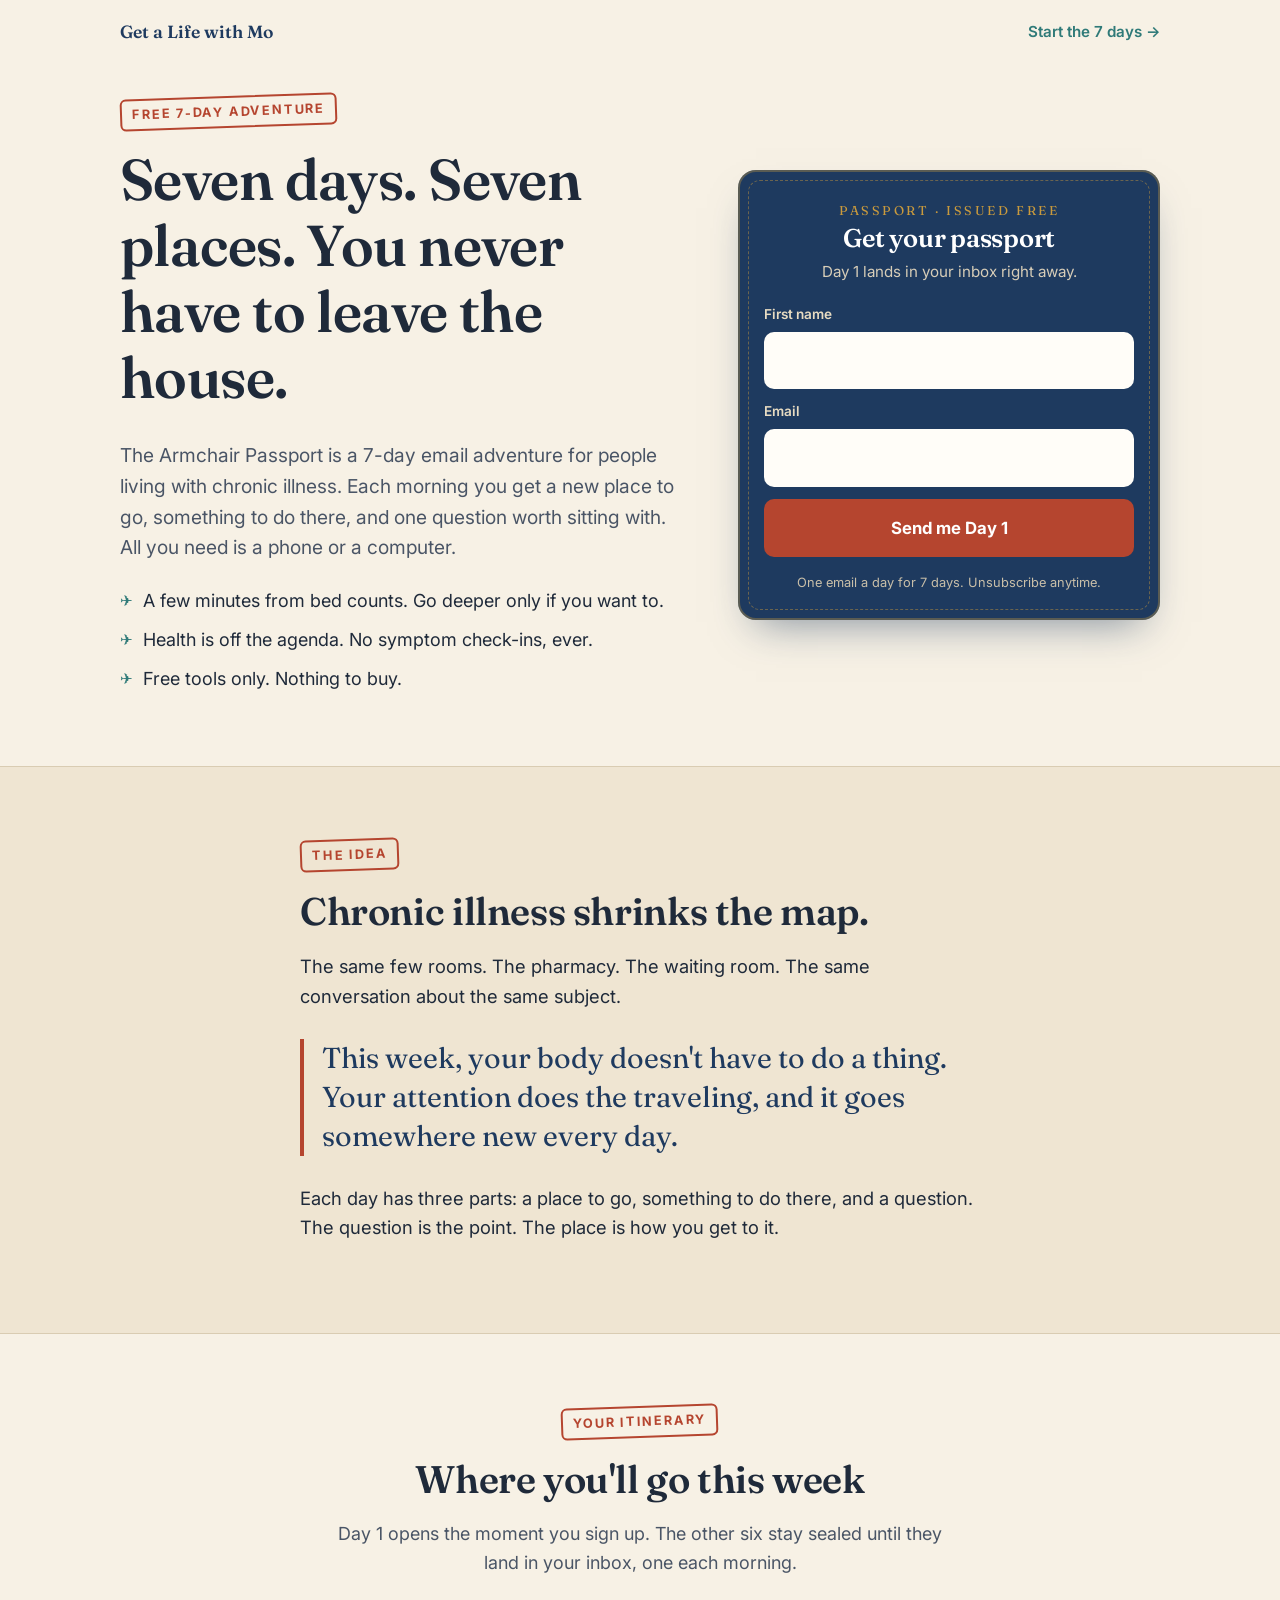
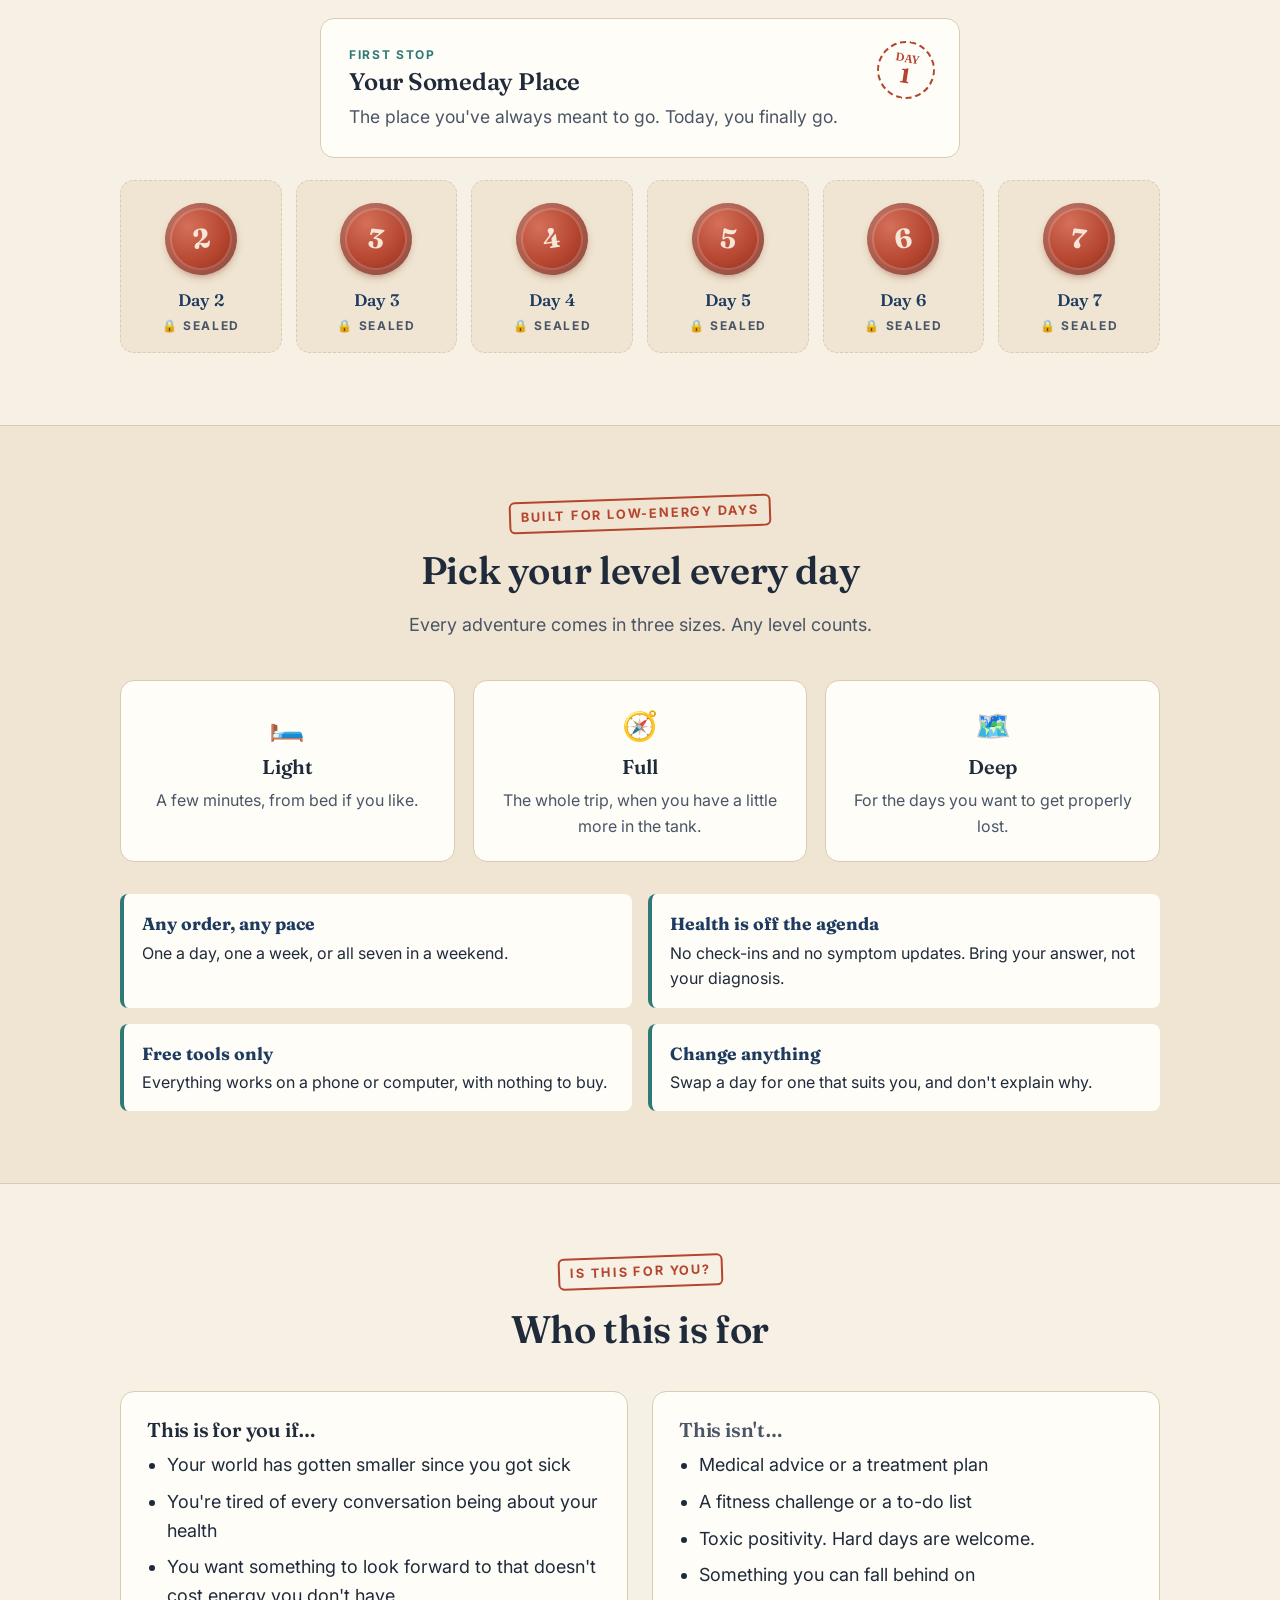
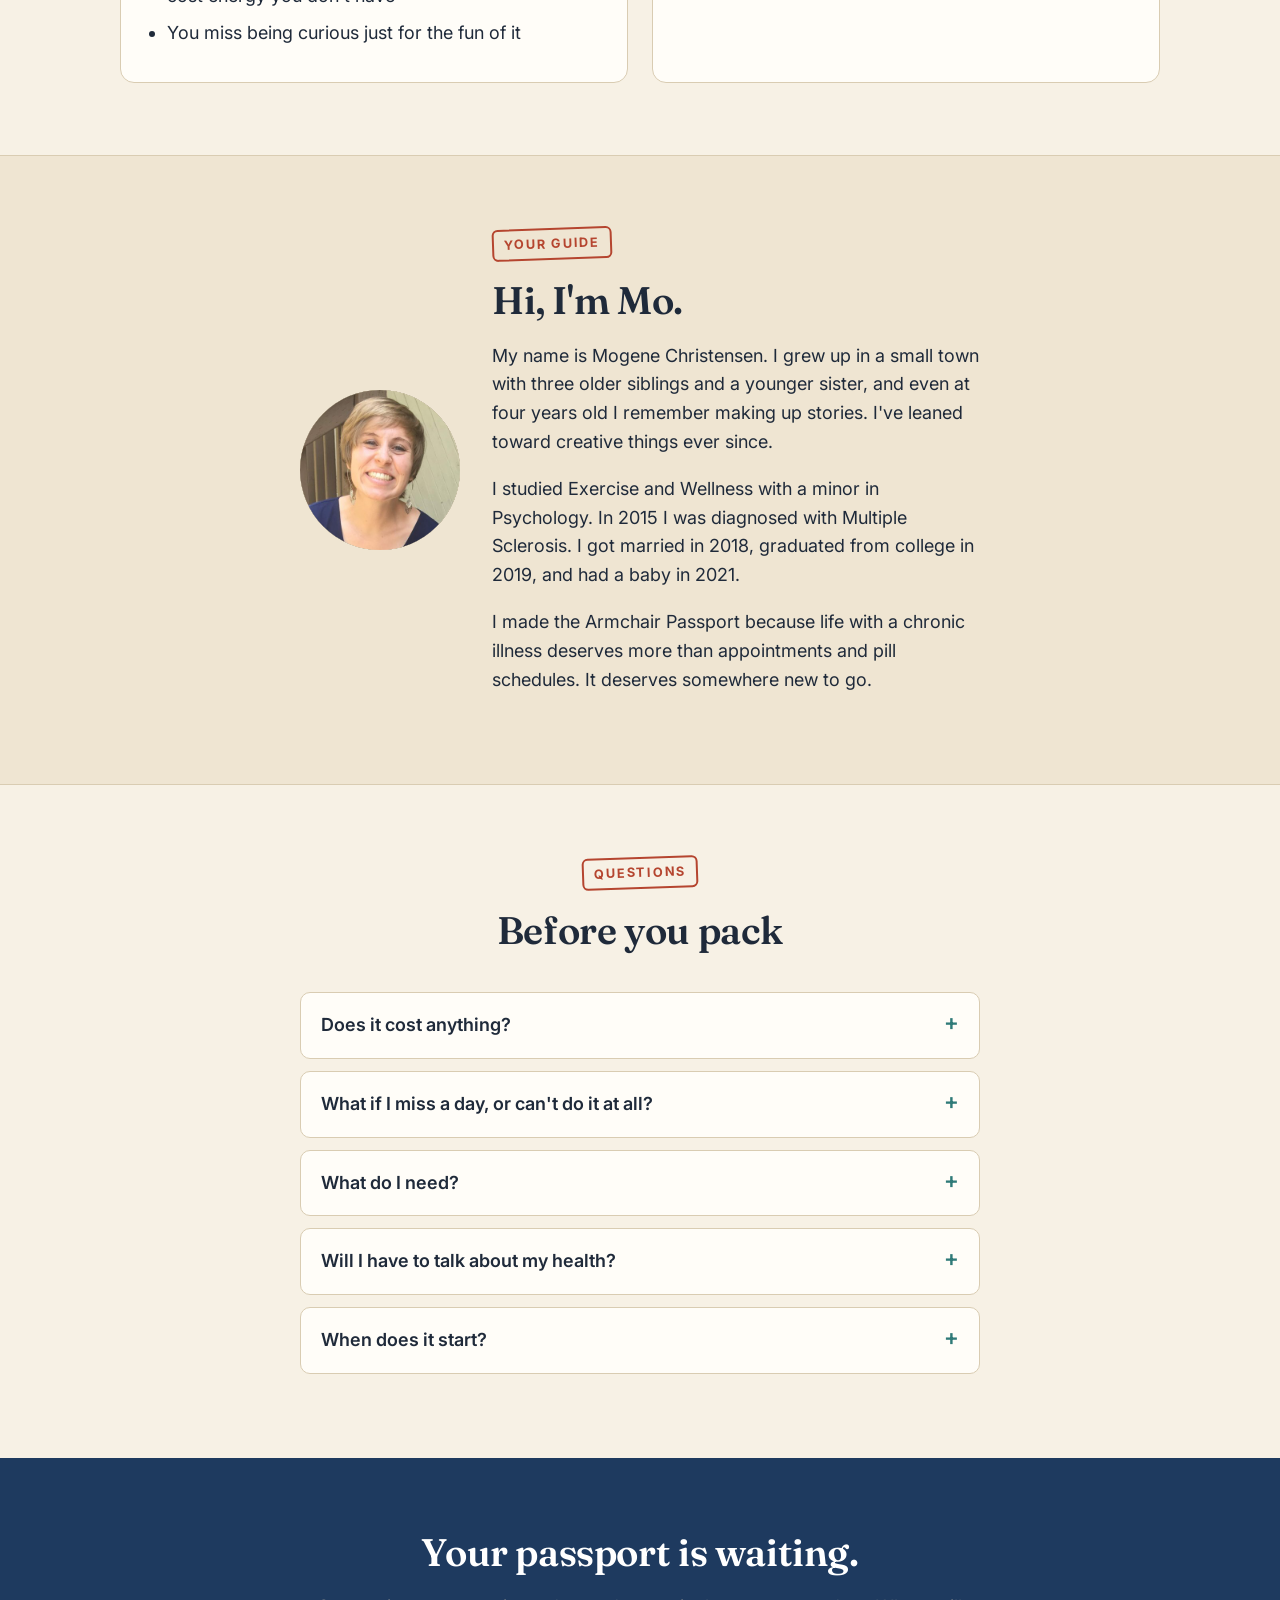
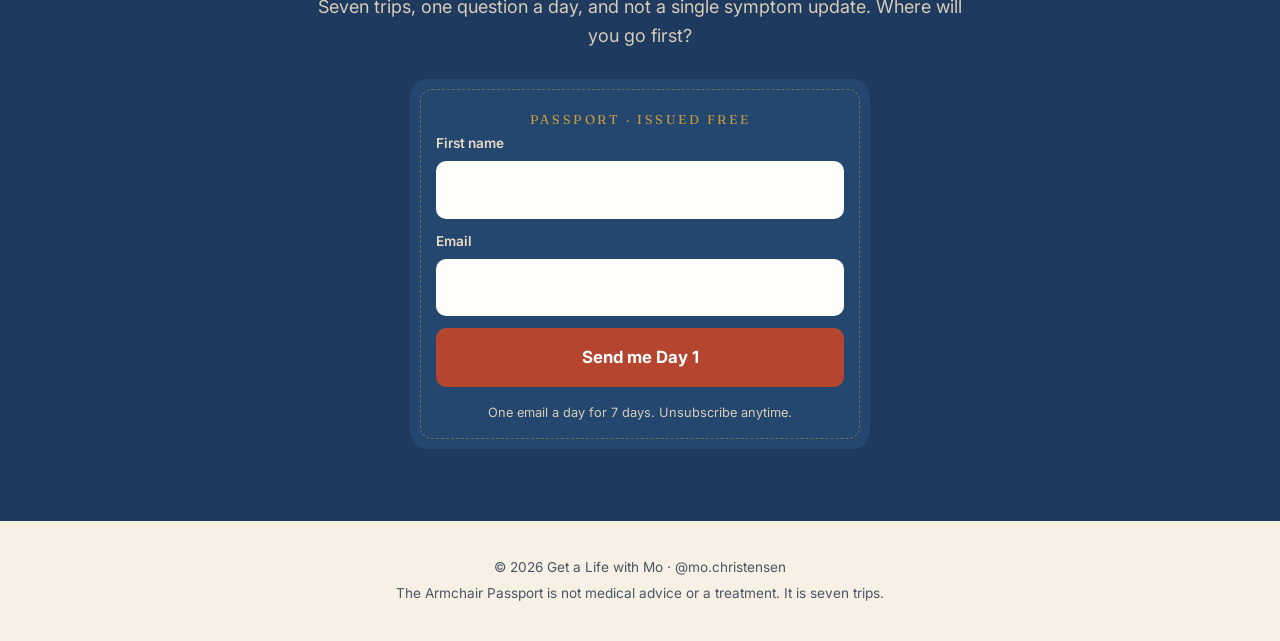
<file: index.html>
<!DOCTYPE html>
<html lang="en">
<head>
  <meta charset="UTF-8">
  <meta name="viewport" content="width=device-width, initial-scale=1">
  <title>The Armchair Passport | A 7-Day Adventure from Home</title>
  <meta name="description" content="Seven days, seven places, no leaving the house. A free 7-day armchair adventure for people living with chronic illness, delivered by email.">
  <meta property="og:title" content="The Armchair Passport: 7 days, 7 places, from home">
  <meta property="og:description" content="A free 7-day email adventure for chronically sick people. Go somewhere new every day using just a phone or computer.">
  <meta property="og:type" content="website">
  <link rel="icon" href="data:image/svg+xml,<svg xmlns='http://www.w3.org/2000/svg' viewBox='0 0 100 100'><text y='.9em' font-size='90'>🧭</text></svg>">
  <link rel="preconnect" href="https://fonts.googleapis.com">
  <link rel="preconnect" href="https://fonts.gstatic.com" crossorigin>
  <link href="https://fonts.googleapis.com/css2?family=Fraunces:opsz,wght@9..144,500;9..144,600;9..144,700&family=Inter:wght@400;600;700&display=swap" rel="stylesheet">
  <link rel="stylesheet" href="styles.css?v=3">
</head>
<body>

<header class="topbar">
  <div class="wrap">
    <a class="brand" href="#">Get a Life with Mo</a>
    <a class="cta-link" href="#join">Start the 7 days →</a>
  </div>
</header>

<!-- HERO: headline, promise, form above the fold -->
<section class="hero">
  <div class="wrap hero-grid">
    <div>
      <span class="eyebrow">Free 7-day adventure</span>
      <h1>Seven days. Seven places. You never have to leave the house.</h1>
      <p class="lede">The Armchair Passport is a 7-day email adventure for people living with chronic illness. Each morning you get a new place to go, something to do there, and one question worth sitting with. All you need is a phone or a computer.</p>
      <ul class="hero-points">
        <li>A few minutes from bed counts. Go deeper only if you want to.</li>
        <li>Health is off the agenda. No symptom check-ins, ever.</li>
        <li>Free tools only. Nothing to buy.</li>
      </ul>
    </div>

    <div class="passport" id="join">
      <div class="crest">Passport · Issued free</div>
      <h2>Get your passport</h2>
      <p class="sub">Day 1 lands in your inbox right away.</p>
      <form class="form signup" novalidate>
        <label for="fn1">First name</label>
        <input id="fn1" name="first_name" type="text" autocomplete="given-name" required>
        <label for="em1">Email</label>
        <input id="em1" name="email" type="email" autocomplete="email" required>
        <div class="hp" aria-hidden="true"><input name="company" tabindex="-1" autocomplete="off"></div>
        <div class="form-error" role="alert"></div>
        <button class="btn" type="submit">Send me Day 1</button>
        <p class="fine">One email a day for 7 days. Unsubscribe anytime.</p>
      </form>
    </div>
  </div>
</section>

<!-- THE PROBLEM / THE IDEA -->
<section class="alt idea">
  <div class="wrap narrow">
    <span class="eyebrow">The idea</span>
    <h2>Chronic illness shrinks the map.</h2>
    <p>The same few rooms. The pharmacy. The waiting room. The same conversation about the same subject.</p>
    <p class="pull">This week, your body doesn't have to do a thing. Your attention does the traveling, and it goes somewhere new every day.</p>
    <p>Each day has three parts: a place to go, something to do there, and a question. The question is the point. The place is how you get to it.</p>
  </div>
</section>

<!-- ITINERARY -->
<section>
  <div class="wrap">
    <div class="section-head">
      <span class="eyebrow">Your itinerary</span>
      <h2>Where you'll go this week</h2>
      <p>Day 1 opens the moment you sign up. The other six stay sealed until they land in your inbox, one each morning.</p>
    </div>

    <article class="day featured">
      <div class="stamp"><span>DAY<b>1</b></span></div>
      <span class="first-stop">First stop</span>
      <h3>Your Someday Place</h3>
      <p>The place you've always meant to go. Today, you finally go.</p>
    </article>

    <div class="sealed-grid">
      <div class="sealed">
        <div class="seal" aria-hidden="true">2</div>
        <p class="sealed-day">Day 2</p>
        <p class="sealed-sub">Sealed</p>
      </div>
      <div class="sealed">
        <div class="seal" aria-hidden="true">3</div>
        <p class="sealed-day">Day 3</p>
        <p class="sealed-sub">Sealed</p>
      </div>
      <div class="sealed">
        <div class="seal" aria-hidden="true">4</div>
        <p class="sealed-day">Day 4</p>
        <p class="sealed-sub">Sealed</p>
      </div>
      <div class="sealed">
        <div class="seal" aria-hidden="true">5</div>
        <p class="sealed-day">Day 5</p>
        <p class="sealed-sub">Sealed</p>
      </div>
      <div class="sealed">
        <div class="seal" aria-hidden="true">6</div>
        <p class="sealed-day">Day 6</p>
        <p class="sealed-sub">Sealed</p>
      </div>
      <div class="sealed">
        <div class="seal" aria-hidden="true">7</div>
        <p class="sealed-day">Day 7</p>
        <p class="sealed-sub">Sealed</p>
      </div>
    </div>
  </div>
</section>

<!-- HOW IT WORKS: objection handling for low-energy days -->
<section class="alt">
  <div class="wrap">
    <div class="section-head">
      <span class="eyebrow">Built for low-energy days</span>
      <h2>Pick your level every day</h2>
      <p>Every adventure comes in three sizes. Any level counts.</p>
    </div>
    <div class="levels">
      <div class="level"><div class="icon">🛏️</div><h3>Light</h3><p>A few minutes, from bed if you like.</p></div>
      <div class="level"><div class="icon">🧭</div><h3>Full</h3><p>The whole trip, when you have a little more in the tank.</p></div>
      <div class="level"><div class="icon">🗺️</div><h3>Deep</h3><p>For the days you want to get properly lost.</p></div>
    </div>

    <ul class="rules">
      <li><strong>Any order, any pace</strong>One a day, one a week, or all seven in a weekend.</li>
      <li><strong>Health is off the agenda</strong>No check-ins and no symptom updates. Bring your answer, not your diagnosis.</li>
      <li><strong>Free tools only</strong>Everything works on a phone or computer, with nothing to buy.</li>
      <li><strong>Change anything</strong>Swap a day for one that suits you, and don't explain why.</li>
    </ul>
  </div>
</section>

<!-- WHO IT'S FOR -->
<section>
  <div class="wrap">
    <div class="section-head">
      <span class="eyebrow">Is this for you?</span>
      <h2>Who this is for</h2>
    </div>
    <div class="fit">
      <div class="col">
        <h3>This is for you if…</h3>
        <ul>
          <li>Your world has gotten smaller since you got sick</li>
          <li>You're tired of every conversation being about your health</li>
          <li>You want something to look forward to that doesn't cost energy you don't have</li>
          <li>You miss being curious just for the fun of it</li>
        </ul>
      </div>
      <div class="col no">
        <h3>This isn't…</h3>
        <ul>
          <li>Medical advice or a treatment plan</li>
          <li>A fitness challenge or a to-do list</li>
          <li>Toxic positivity. Hard days are welcome.</li>
          <li>Something you can fall behind on</li>
        </ul>
      </div>
    </div>
  </div>
</section>

<!-- HOST -->
<section class="alt">
  <div class="wrap narrow">
    <div class="host">
      <div class="badge"><img src="mo.jpg" alt="Mogene Christensen, smiling" width="160" height="160"></div>
      <div>
        <span class="eyebrow">Your guide</span>
        <h2>Hi, I'm Mo.</h2>
        <p>My name is Mogene Christensen. I grew up in a small town with three older siblings and a younger sister, and even at four years old I remember making up stories. I've leaned toward creative things ever since.</p>
        <p>I studied Exercise and Wellness with a minor in Psychology. In 2015 I was diagnosed with Multiple Sclerosis. I got married in 2018, graduated from college in 2019, and had a baby in 2021.</p>
        <p>I made the Armchair Passport because life with a chronic illness deserves more than appointments and pill schedules. It deserves somewhere new to go.</p>
      </div>
    </div>
  </div>
</section>

<!-- FAQ -->
<section class="faq">
  <div class="wrap narrow">
    <div class="section-head">
      <span class="eyebrow">Questions</span>
      <h2>Before you pack</h2>
    </div>
    <details>
      <summary>Does it cost anything?</summary>
      <p>No. The 7-day adventure is free, and every tool it uses is free too.</p>
    </details>
    <details>
      <summary>What if I miss a day, or can't do it at all?</summary>
      <p>You can't fall behind. The emails will wait in your inbox. Do them in any order, at any pace, at any level. A few minutes of the Light version counts just as much.</p>
    </details>
    <details>
      <summary>What do I need?</summary>
      <p>A phone or a computer and an internet connection. You can do every day from bed.</p>
    </details>
    <details>
      <summary>Will I have to talk about my health?</summary>
      <p>Never. There are no check-ins and no symptom questions in the emails. Health is off the agenda all week.</p>
    </details>
    <details>
      <summary>When does it start?</summary>
      <p>As soon as you sign up. Day 1 arrives right away, then one new adventure each morning for the next six days.</p>
    </details>
  </div>
</section>

<!-- FINAL CTA -->
<section class="final">
  <div class="wrap">
    <h2>Your passport is waiting.</h2>
    <p>Seven trips, one question a day, and not a single symptom update. Where will you go first?</p>
    <div class="passport">
      <div class="crest">Passport · Issued free</div>
      <form class="form signup" novalidate>
        <label for="fn2">First name</label>
        <input id="fn2" name="first_name" type="text" autocomplete="given-name" required>
        <label for="em2">Email</label>
        <input id="em2" name="email" type="email" autocomplete="email" required>
        <div class="hp" aria-hidden="true"><input name="company" tabindex="-1" autocomplete="off"></div>
        <div class="form-error" role="alert"></div>
        <button class="btn" type="submit">Send me Day 1</button>
        <p class="fine">One email a day for 7 days. Unsubscribe anytime.</p>
      </form>
    </div>
  </div>
</section>

<footer>
  <div class="wrap">
    <p>© 2026 Get a Life with Mo · @mo.christensen</p>
    <p>The Armchair Passport is not medical advice or a treatment. It is seven trips.</p>
  </div>
</footer>

<script src="form.js?v=4"></script>
</body>
</html>
</file>
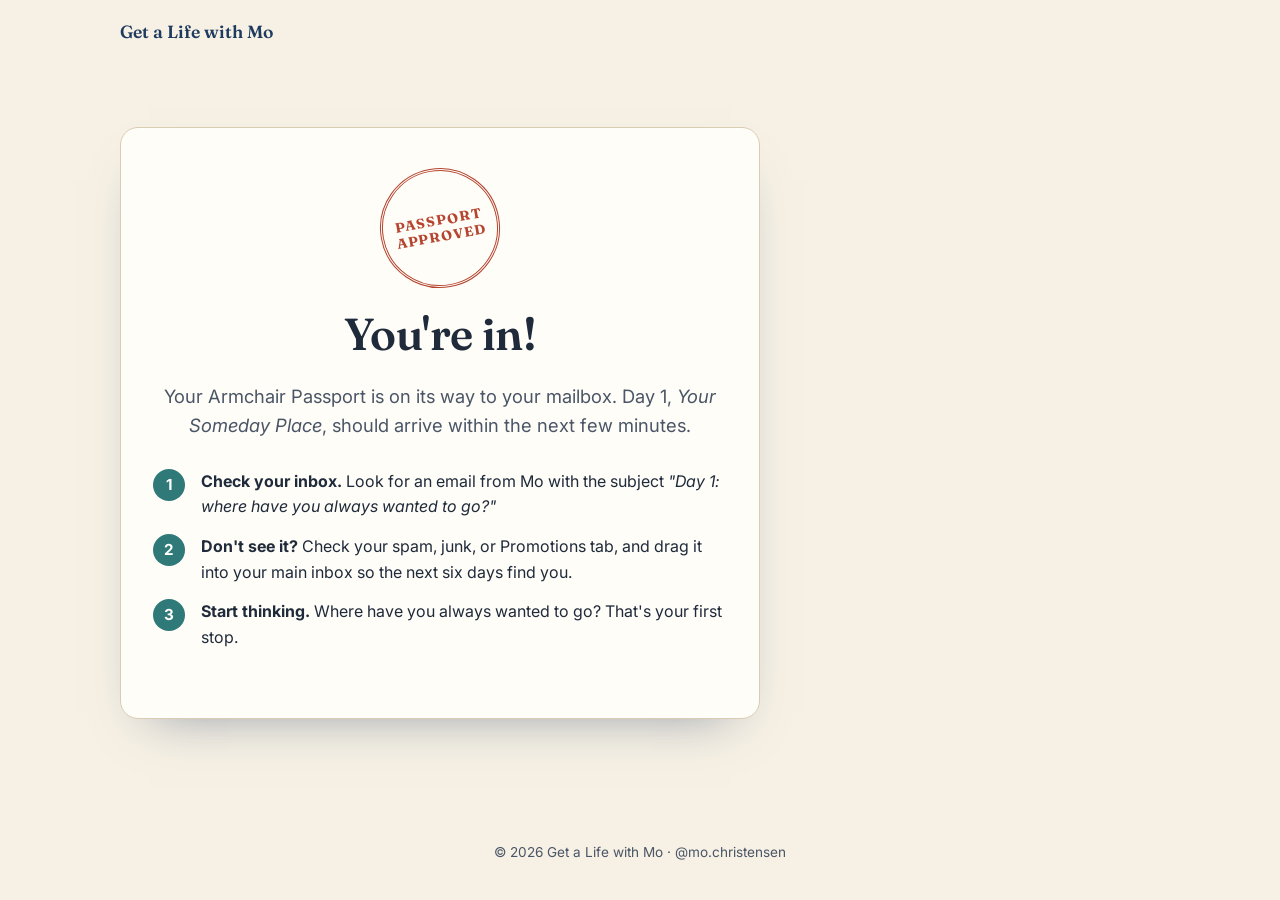
<file: thank-you.html>
<!DOCTYPE html>
<html lang="en">
<head>
  <meta charset="UTF-8">
  <meta name="viewport" content="width=device-width, initial-scale=1">
  <title>You're In | The Armchair Passport</title>
  <meta name="robots" content="noindex">
  <link rel="icon" href="data:image/svg+xml,<svg xmlns='http://www.w3.org/2000/svg' viewBox='0 0 100 100'><text y='.9em' font-size='90'>🧭</text></svg>">
  <link rel="preconnect" href="https://fonts.googleapis.com">
  <link rel="preconnect" href="https://fonts.gstatic.com" crossorigin>
  <link href="https://fonts.googleapis.com/css2?family=Fraunces:opsz,wght@9..144,500;9..144,600;9..144,700&family=Inter:wght@400;600;700&display=swap" rel="stylesheet">
  <link rel="stylesheet" href="styles.css?v=3">
</head>
<body class="ty">

<header class="topbar">
  <div class="wrap">
    <a class="brand" href="index.html">Get a Life with Mo</a>
  </div>
</header>

<main>
  <div class="wrap">
    <div class="ticket">
      <div class="big-stamp" aria-hidden="true">Passport<br>Approved</div>
      <h1 style="font-size: clamp(2rem, 5vw, 2.8rem);">You're in<span id="name"></span>!</h1>
      <p class="lede">Your Armchair Passport is on its way to your mailbox. Day 1, <em>Your Someday Place</em>, should arrive within the next few minutes.</p>

      <ol class="steps">
        <li><span><strong>Check your inbox.</strong> Look for an email from Mo with the subject <em>"Day 1: where have you always wanted to go?"</em></span></li>
        <li><span><strong>Don't see it?</strong> Check your spam, junk, or Promotions tab, and drag it into your main inbox so the next six days find you.</span></li>
        <li><span><strong>Start thinking.</strong> Where have you always wanted to go? That's your first stop.</span></li>
      </ol>
    </div>
  </div>
</main>

<footer>
  <div class="wrap">
    <p>© 2026 Get a Life with Mo · @mo.christensen</p>
  </div>
</footer>

<script>
  try {
    const n = sessionStorage.getItem("ap_first_name");
    if (n) document.getElementById("name").textContent = ", " + n;
  } catch (_) {}
</script>
</body>
</html>
</file>
<file: styles.css>
:root {
  --paper: #f7f1e5;
  --paper-2: #efe5d2;
  --ink: #1f2a3a;
  --ink-soft: #4a5566;
  --navy: #1e3a5f;
  --teal: #2f7a78;
  --stamp: #b5452f;
  --gold: #c99a3d;
  --line: #d9ccb2;
  --white: #fffdf8;
  --radius: 14px;
  --serif: "Fraunces", Georgia, "Times New Roman", serif;
  --sans: "Inter", system-ui, -apple-system, "Segoe UI", Roboto, sans-serif;
}

* { box-sizing: border-box; }
html { scroll-behavior: smooth; }
@media (prefers-reduced-motion: reduce) { html { scroll-behavior: auto; } * { animation: none !important; transition: none !important; } }

body {
  margin: 0;
  background: var(--paper);
  color: var(--ink);
  font-family: var(--sans);
  font-size: 18px;
  line-height: 1.6;
  -webkit-font-smoothing: antialiased;
}

img { max-width: 100%; display: block; }
a { color: var(--navy); }

.wrap { width: 100%; max-width: 1080px; margin: 0 auto; padding: 0 20px; }
.narrow { max-width: 720px; }

h1, h2, h3 { font-family: var(--serif); font-weight: 600; line-height: 1.15; margin: 0 0 .5em; letter-spacing: -0.01em; }
h1 { font-size: clamp(2.2rem, 5.5vw, 3.6rem); }
h2 { font-size: clamp(1.7rem, 3.6vw, 2.4rem); }
h3 { font-size: 1.25rem; }
p { margin: 0 0 1em; }

.eyebrow {
  display: inline-block;
  font-size: .8rem; font-weight: 700; letter-spacing: .14em; text-transform: uppercase;
  color: var(--stamp);
  border: 2px solid var(--stamp); border-radius: 6px;
  padding: 4px 10px; margin-bottom: 18px;
  transform: rotate(-2deg);
}

section { padding: 72px 0; }
.alt { background: var(--paper-2); border-top: 1px solid var(--line); border-bottom: 1px solid var(--line); }

/* Top bar */
.topbar { padding: 18px 0; }
.topbar .wrap { display: flex; justify-content: space-between; align-items: center; gap: 12px; }
.brand { font-family: var(--serif); font-weight: 600; font-size: 1.1rem; color: var(--navy); text-decoration: none; }
.topbar .cta-link { font-size: .95rem; font-weight: 600; color: var(--teal); text-decoration: none; white-space: nowrap; }

/* Hero */
.hero { padding: 32px 0 72px; }
.hero-grid { display: grid; grid-template-columns: 1.15fr .85fr; gap: 48px; align-items: center; }
.hero .lede { font-size: 1.2rem; color: var(--ink-soft); max-width: 34em; }
.hero-points { list-style: none; padding: 0; margin: 24px 0 0; display: grid; gap: 10px; }
.hero-points li { display: flex; gap: 10px; align-items: flex-start; }
.hero-points li::before { content: "✈"; color: var(--teal); font-size: .95rem; line-height: 1.8; }

/* Passport card form */
.passport {
  background: var(--navy);
  color: #f3ead6;
  border-radius: 18px;
  padding: 30px 26px 26px;
  box-shadow: 0 20px 40px -18px rgba(30, 58, 95, .55), inset 0 0 0 2px rgba(201, 154, 61, .35);
  position: relative;
}
.passport::before {
  content: ""; position: absolute; inset: 10px; border: 1px dashed rgba(201, 154, 61, .45); border-radius: 12px; pointer-events: none;
}
.passport .crest { text-align: center; font-family: var(--serif); letter-spacing: .2em; text-transform: uppercase; font-size: .8rem; color: var(--gold); margin-bottom: 4px; }
.passport h2 { text-align: center; color: #fff; font-size: 1.6rem; margin-bottom: 6px; }
.passport .sub { text-align: center; font-size: .95rem; color: #d7cdb8; margin-bottom: 20px; }

.form { display: grid; gap: 12px; position: relative; }
.form label { font-size: .85rem; font-weight: 600; color: #e8dcc2; margin-bottom: -6px; }
.form input[type="text"], .form input[type="email"] {
  width: 100%; font: inherit; font-size: 1rem;
  padding: 14px 14px; border-radius: 10px;
  border: 2px solid transparent; background: var(--white); color: var(--ink);
}
.form input:focus { outline: none; border-color: var(--gold); }
.btn {
  display: inline-block; width: 100%;
  font: inherit; font-weight: 700; font-size: 1.05rem;
  padding: 16px 20px; border: 0; border-radius: 10px; cursor: pointer;
  background: var(--stamp); color: #fff; text-align: center; text-decoration: none;
  transition: transform .15s ease, background .15s ease;
}
.btn:hover { background: #9c3a27; transform: translateY(-1px); }
.btn:focus-visible { outline: 3px solid var(--gold); outline-offset: 2px; }
.btn[disabled] { opacity: .7; cursor: wait; transform: none; }
.fine { font-size: .8rem; color: #c9bfa9; text-align: center; margin: 4px 0 0; }
.form-error { display: none; font-size: .9rem; background: #fde8e3; color: #8a2a17; padding: 10px 12px; border-radius: 8px; }
.form-error.show { display: block; }
.hp { position: absolute; left: -9999px; width: 1px; height: 1px; overflow: hidden; }

/* Problem / idea */
.idea p { font-size: 1.15rem; }
.idea .pull { font-family: var(--serif); font-size: clamp(1.4rem, 3vw, 1.8rem); line-height: 1.35; color: var(--navy); border-left: 4px solid var(--stamp); padding-left: 18px; margin: 28px 0; }

/* Itinerary */
.section-head { text-align: center; max-width: 640px; margin: 0 auto 40px; }
.section-head p { color: var(--ink-soft); }
.day {
  background: var(--white); border: 1px solid var(--line); border-radius: var(--radius);
  padding: 22px 22px 20px; position: relative; overflow: hidden;
}
.day .stamp {
  float: right; margin: -4px -4px 10px 14px;
  width: 58px; height: 58px; border-radius: 50%;
  border: 2px dashed var(--teal); color: var(--teal);
  display: grid; place-items: center; text-align: center;
  font-family: var(--serif); font-weight: 600; font-size: .7rem; line-height: 1.1;
  transform: rotate(-12deg);
}
.day .stamp b { display: block; font-size: 1.3rem; }
.day:nth-child(even) .stamp { border-color: var(--stamp); color: var(--stamp); transform: rotate(9deg); }
.day h3 { margin-bottom: 8px; }
.day.featured { max-width: 640px; margin: 0 auto 22px; padding: 26px 28px; }
.day.featured h3 { font-size: 1.5rem; }
.day.featured p { font-size: 1.1rem; margin: 0; }
.first-stop { display: block; font-size: .75rem; font-weight: 700; letter-spacing: .14em; text-transform: uppercase; color: var(--teal); margin-bottom: 4px; }

/* Sealed days */
.sealed-grid { display: grid; grid-template-columns: repeat(6, 1fr); gap: 14px; }
.sealed {
  background: var(--paper-2); border: 1px dashed var(--line); border-radius: var(--radius);
  padding: 22px 10px 16px; text-align: center;
}
.seal {
  width: 72px; height: 72px; margin: 0 auto 12px; border-radius: 50%;
  display: grid; place-items: center;
  font-family: var(--serif); font-weight: 700; font-size: 1.7rem; color: #f6e6d8;
  background: radial-gradient(circle at 35% 30%, #d4705a, var(--stamp) 55%, #7f2a1b);
  box-shadow: inset 0 0 0 5px rgba(0,0,0,.12), inset 0 0 0 7px rgba(255,255,255,.18), 0 4px 10px -4px rgba(127,42,27,.6);
  transform: rotate(-8deg);
}
.sealed:nth-child(even) .seal { transform: rotate(7deg); }
.sealed-day { font-family: var(--serif); font-weight: 600; font-size: 1.05rem; color: var(--navy); margin: 0; }
.sealed-sub { font-size: .75rem; font-weight: 700; letter-spacing: .14em; text-transform: uppercase; color: var(--ink-soft); margin: 2px 0 0; }
.sealed-sub::before { content: "🔒 "; }
.day p { font-size: 1rem; color: var(--ink-soft); margin-bottom: 12px; }

/* Levels */
.levels { display: grid; grid-template-columns: repeat(3, 1fr); gap: 18px; margin-top: 8px; }
.level { background: var(--white); border-radius: var(--radius); border: 1px solid var(--line); padding: 22px; text-align: center; }
.level .icon { font-size: 1.8rem; margin-bottom: 6px; }
.level p { font-size: 1rem; color: var(--ink-soft); margin: 0; }

/* Rules list */
.rules { list-style: none; padding: 0; margin: 32px 0 0; display: grid; grid-template-columns: repeat(2, 1fr); gap: 16px; }
.rules li { background: var(--white); border-left: 4px solid var(--teal); border-radius: 8px; padding: 16px 18px; font-size: 1rem; }
.rules strong { display: block; font-family: var(--serif); font-size: 1.1rem; color: var(--navy); margin-bottom: 2px; }

/* Fit */
.fit { display: grid; grid-template-columns: 1fr 1fr; gap: 24px; }
.fit .col { background: var(--white); border: 1px solid var(--line); border-radius: var(--radius); padding: 26px; }
.fit ul { padding-left: 1.1em; margin: 0; }
.fit li { margin-bottom: 8px; }
.fit .no h3 { color: var(--ink-soft); }

/* Host */
.host { display: grid; grid-template-columns: 160px 1fr; gap: 32px; align-items: center; }
.host .badge {
  width: 160px; height: 160px; border-radius: 50%;
  background: var(--navy); color: var(--gold);
  display: grid; place-items: center;
  font-family: var(--serif); font-size: 3.4rem; font-weight: 600;
  box-shadow: inset 0 0 0 6px var(--paper), inset 0 0 0 8px var(--gold);
}
.host .badge img { width: 100%; height: 100%; object-fit: cover; border-radius: 50%; }

/* FAQ */
.faq details { background: var(--white); border: 1px solid var(--line); border-radius: 10px; padding: 0 20px; margin-bottom: 12px; }
.faq summary { cursor: pointer; font-weight: 600; padding: 18px 0; list-style: none; display: flex; justify-content: space-between; gap: 16px; }
.faq summary::-webkit-details-marker { display: none; }
.faq summary::after { content: "+"; font-size: 1.4rem; line-height: 1; color: var(--teal); }
.faq details[open] summary::after { content: "–"; }
.faq details p { color: var(--ink-soft); font-size: 1rem; }

/* Final CTA */
.final { background: var(--navy); color: #f3ead6; text-align: center; }
.final h2 { color: #fff; }
.final p { color: #d7cdb8; max-width: 36em; margin-left: auto; margin-right: auto; }
.final .passport { max-width: 460px; margin: 28px auto 0; text-align: left; box-shadow: none; background: #24476f; }

footer { padding: 32px 0; font-size: .85rem; color: var(--ink-soft); text-align: center; }
footer p { margin: 4px 0; }

/* Thank-you page */
.ty { min-height: 100vh; display: flex; flex-direction: column; }
.ty main { flex: 1; display: grid; place-items: center; padding: 40px 0 64px; }
.ticket {
  background: var(--white); border: 1px solid var(--line); border-radius: 18px;
  max-width: 640px; width: 100%; padding: 40px 32px; text-align: center; position: relative;
  box-shadow: 0 24px 50px -30px rgba(30, 58, 95, .5);
}
.ticket .big-stamp {
  width: 120px; height: 120px; margin: 0 auto 20px; border-radius: 50%;
  border: 3px double var(--stamp); color: var(--stamp);
  display: grid; place-items: center; font-family: var(--serif); font-weight: 700;
  letter-spacing: .08em; text-transform: uppercase; font-size: .85rem; line-height: 1.2;
  transform: rotate(-10deg);
  animation: stampIn .5s cubic-bezier(.2, 1.6, .4, 1) both;
}
@keyframes stampIn { from { transform: scale(1.6) rotate(-25deg); opacity: 0; } to { transform: scale(1) rotate(-10deg); opacity: 1; } }
.ticket .lede { font-size: 1.15rem; color: var(--ink-soft); }
.steps { text-align: left; list-style: none; counter-reset: s; padding: 0; margin: 28px 0; display: grid; gap: 14px; }
.steps li { counter-increment: s; display: grid; grid-template-columns: 36px 1fr; gap: 12px; align-items: start; font-size: 1rem; }
.steps li::before { content: counter(s); width: 32px; height: 32px; border-radius: 50%; background: var(--teal); color: #fff; display: grid; place-items: center; font-weight: 700; font-size: .95rem; }
.ticket .btn { width: auto; padding-left: 28px; padding-right: 28px; }
.ticket .divider { border: 0; border-top: 1px dashed var(--line); margin: 28px 0; }

/* Responsive */
@media (max-width: 860px) {
  .hero-grid { grid-template-columns: 1fr; gap: 32px; }
  .levels, .rules, .fit { grid-template-columns: 1fr; }
  .sealed-grid { grid-template-columns: repeat(3, 1fr); }
  .host { grid-template-columns: 1fr; text-align: center; }
  .host .badge { margin: 0 auto; }
  section { padding: 56px 0; }
}
@media (max-width: 480px) {
  body { font-size: 17px; }
  .wrap { padding: 0 16px; }
  .passport { padding: 26px 18px 20px; }
  .ticket { padding: 32px 20px; }
  .sealed-grid { grid-template-columns: repeat(2, 1fr); }
  .brand { font-size: .95rem; }
  .topbar .cta-link { font-size: .85rem; }
}
</file>
